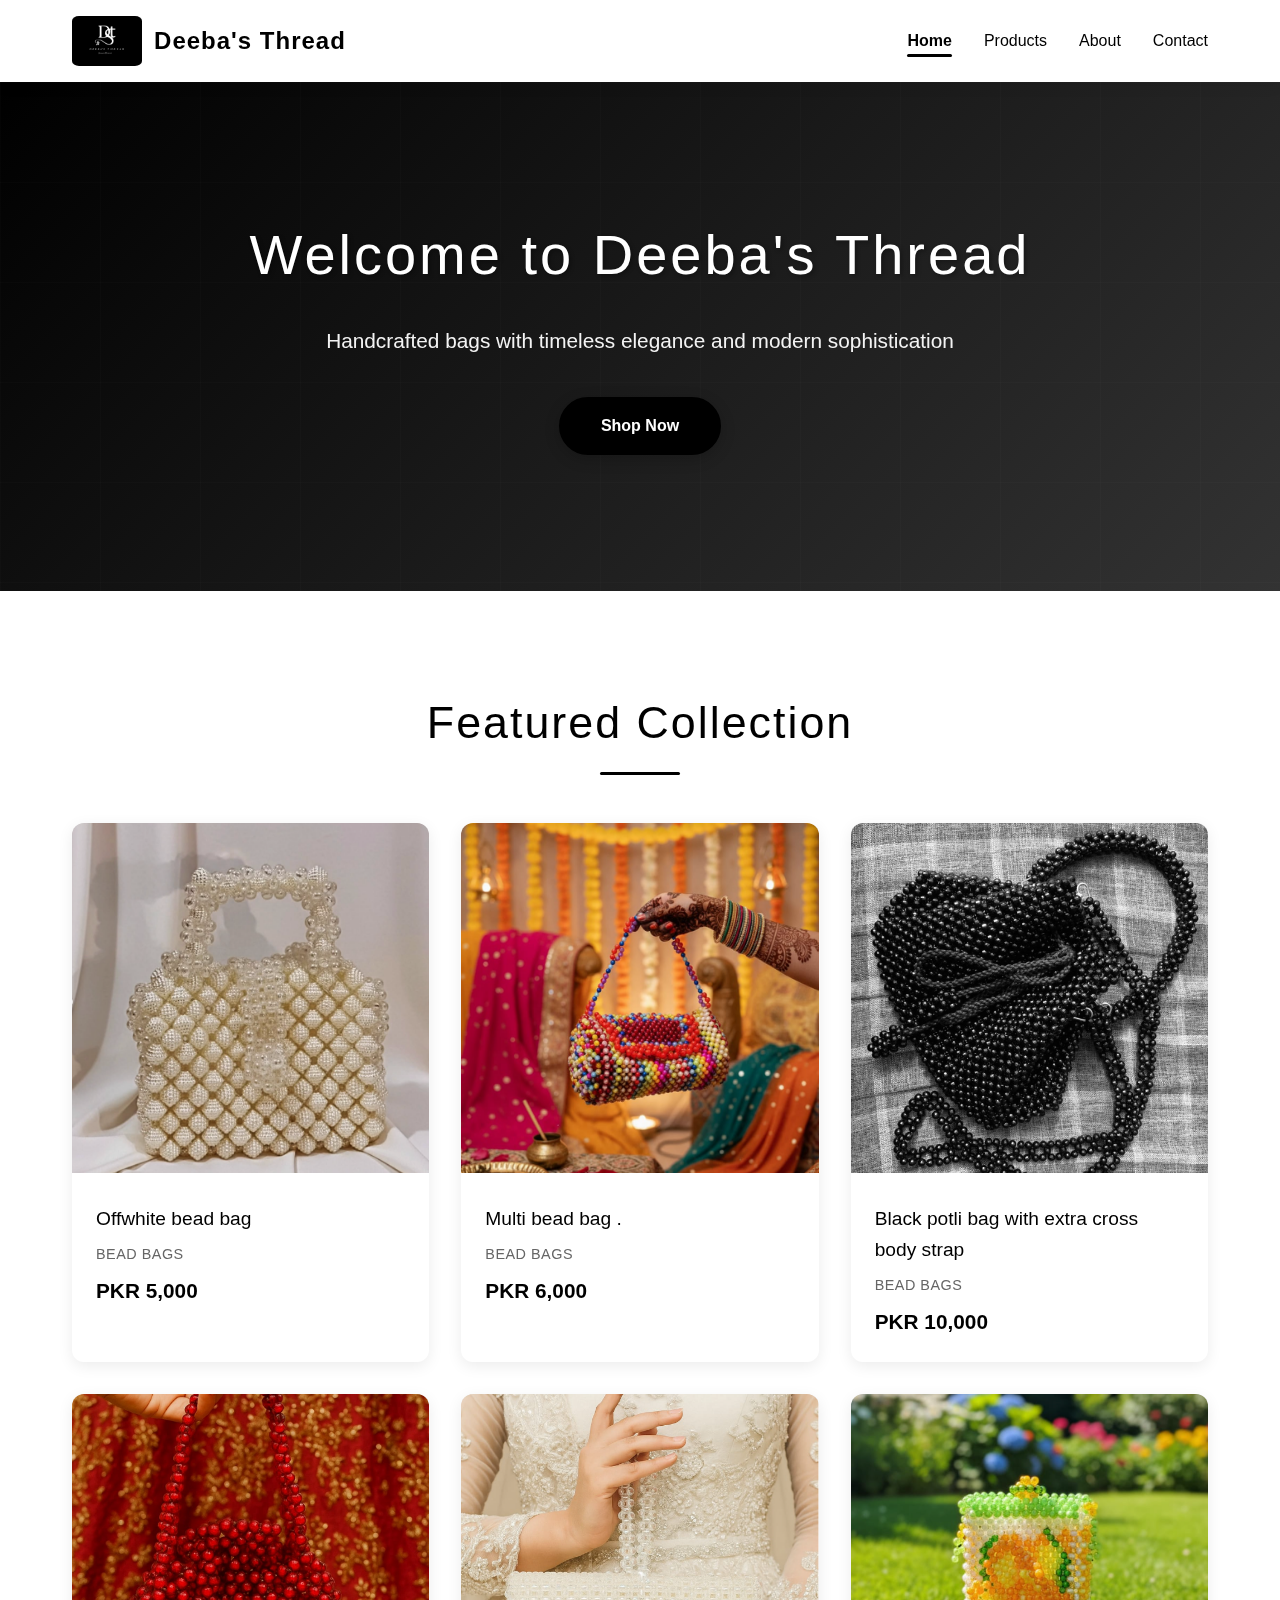
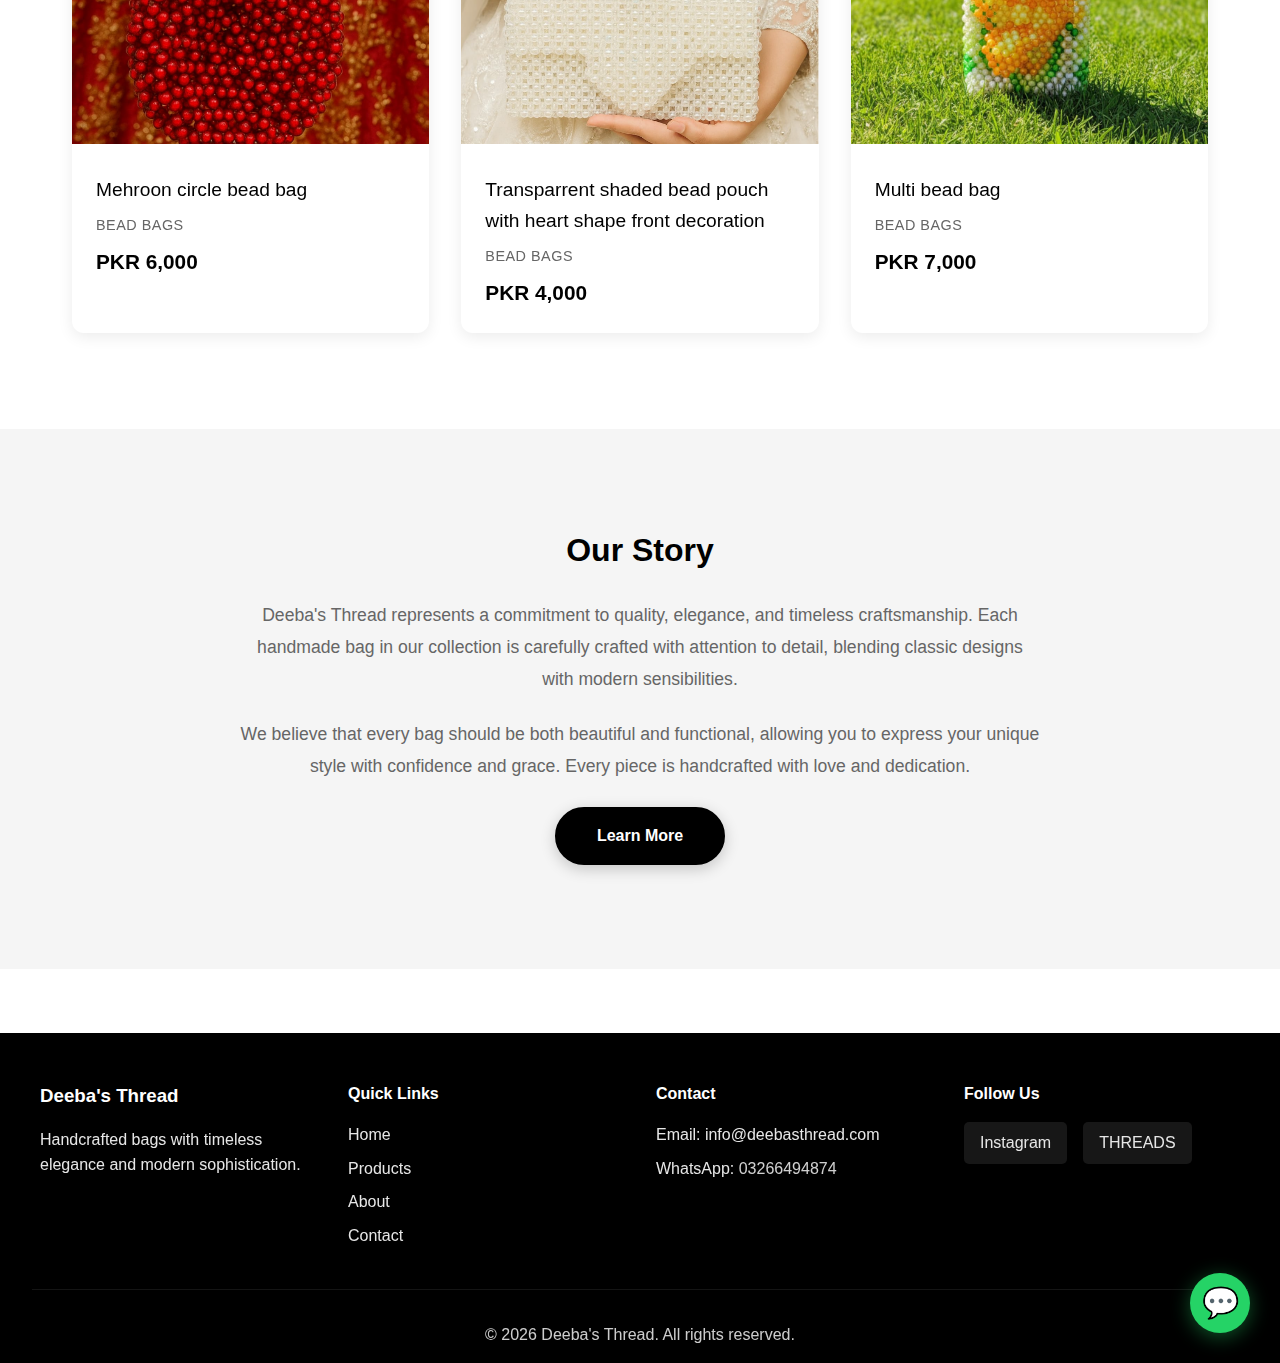
<file: index.html>
<!DOCTYPE html>
<html lang="en">

<head>
    <meta charset="UTF-8">
    <meta name="viewport" content="width=device-width, initial-scale=1.0">
    <title>Deeba's Thread - Elegant Fashion for Every Occasion</title>
    <link rel="stylesheet" href="css/style.css">
    <link rel="icon" href="/images/logo.jpeg" type="image/jpeg">

</head>

<body>
    <div id="nav-placeholder"></div>

    <main>
        <section class="hero">
            <h1>Welcome to Deeba's Thread</h1>
            <p>Handcrafted bags with timeless elegance and modern sophistication</p>
            <a href="products.html" class="btn">Shop Now</a>
        </section>

        <section class="section">
            <div class="container">
                <h2 class="section-title">Featured Collection</h2>
                <div class="products-grid" id="featured-products">
                    <!-- Products will be dynamically loaded here -->
                </div>
            </div>
        </section>

        <section class="section" style="background-color: var(--light-bg);">
            <div class="container">
                <div class="about-content">
                    <h2>Our Story</h2>
                    <p>Deeba's Thread represents a commitment to quality, elegance, and timeless craftsmanship. Each handmade bag in our collection is carefully crafted with attention to detail, blending classic designs with modern sensibilities.</p>
                    <p>We believe that every bag should be both beautiful and functional, allowing you to express your unique style with confidence and grace. Every piece is handcrafted with love and dedication.</p>
                    <a href="about.html" class="btn">Learn More</a>
                </div>
            </div>
        </section>
    </main>

    <div id="footer-placeholder"></div>

    <script src="js/products.js?v=2"></script>
    <script src="js/main.js?v=2"></script>
    <script>
        // Display featured products on home page
        document.addEventListener('DOMContentLoaded', function () {
            const featuredContainer = document.getElementById('featured-products');
            if (featuredContainer) {
                // Show first 6 products as featured
                const featuredProducts = products.slice(0, 6);
                featuredProducts.forEach(product => {
                    const productCard = document.createElement('a');
                    productCard.href = `product.html?id=${product.id}`;
                    productCard.className = 'product-card';
                    productCard.innerHTML = `
                        <img src="${product.image}" alt="${product.name}" class="product-image">
                        <div class="product-info">
                            <h3 class="product-name">${product.name}</h3>
                            <p class="product-category">${product.category}</p>
                            <p class="product-price">${formatPrice(product.price)}</p>
                        </div>
                    `;
                    featuredContainer.appendChild(productCard);
                });
            }
        });
    </script>
</body>

</html>
</file>
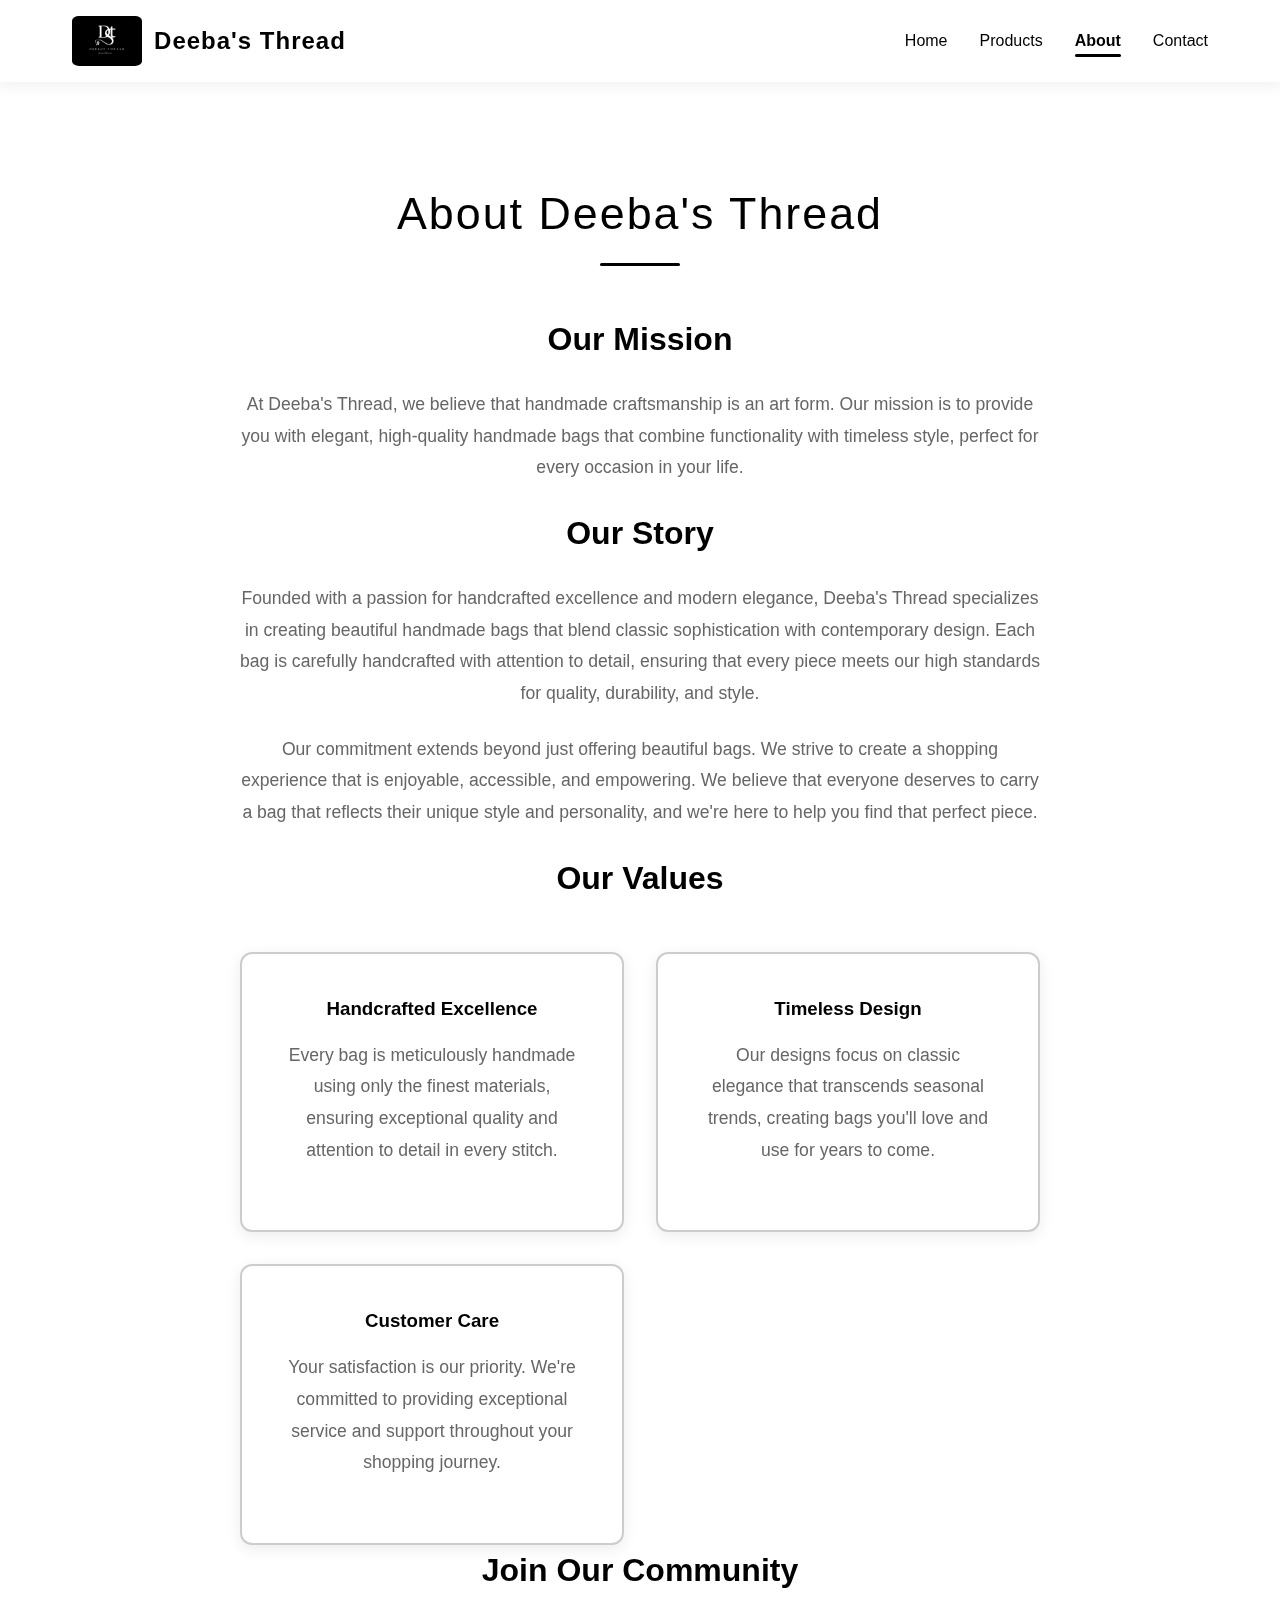
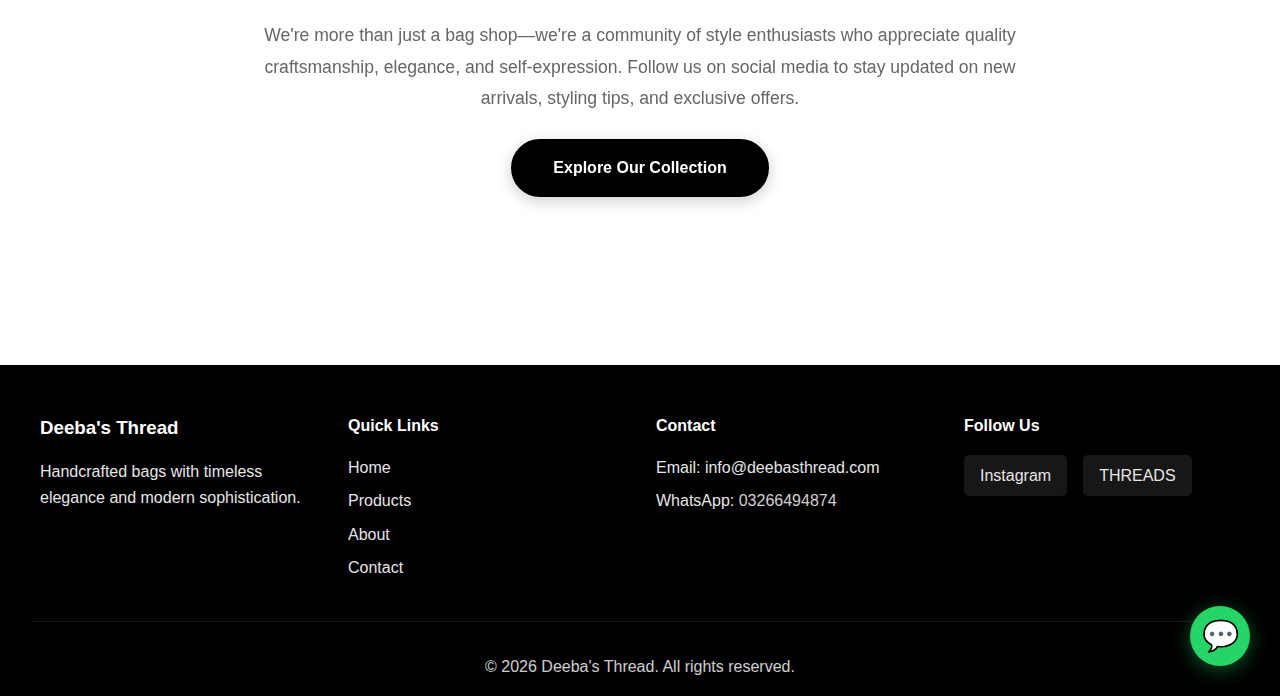
<file: about.html>
<!DOCTYPE html>
<html lang="en">
<head>
    <meta charset="UTF-8">
    <meta name="viewport" content="width=device-width, initial-scale=1.0">
    <title>About Us - Deeba's Thread</title>
    <link rel="stylesheet" href="css/style.css">
</head>
<body>
    <div id="nav-placeholder"></div>
    
    <main>
        <section class="section">
            <div class="container">
                <div class="about-content">
                    <h1 class="section-title">About Deeba's Thread</h1>
                    
                    <h2>Our Mission</h2>
                    <p>At Deeba's Thread, we believe that handmade craftsmanship is an art form. Our mission is to provide you with elegant, high-quality handmade bags that combine functionality with timeless style, perfect for every occasion in your life.</p>
                    
                    <h2>Our Story</h2>
                    <p>Founded with a passion for handcrafted excellence and modern elegance, Deeba's Thread specializes in creating beautiful handmade bags that blend classic sophistication with contemporary design. Each bag is carefully handcrafted with attention to detail, ensuring that every piece meets our high standards for quality, durability, and style.</p>
                    
                    <p>Our commitment extends beyond just offering beautiful bags. We strive to create a shopping experience that is enjoyable, accessible, and empowering. We believe that everyone deserves to carry a bag that reflects their unique style and personality, and we're here to help you find that perfect piece.</p>
                    
                    <h2>Our Values</h2>
                    <div class="about-values">
                        <div class="value-card">
                            <h3>Handcrafted Excellence</h3>
                            <p>Every bag is meticulously handmade using only the finest materials, ensuring exceptional quality and attention to detail in every stitch.</p>
                        </div>
                        <div class="value-card">
                            <h3>Timeless Design</h3>
                            <p>Our designs focus on classic elegance that transcends seasonal trends, creating bags you'll love and use for years to come.</p>
                        </div>
                        <div class="value-card">
                            <h3>Customer Care</h3>
                            <p>Your satisfaction is our priority. We're committed to providing exceptional service and support throughout your shopping journey.</p>
                        </div>
                    </div>
                    
                    <h2>Join Our Community</h2>
                    <p>We're more than just a bag shop—we're a community of style enthusiasts who appreciate quality craftsmanship, elegance, and self-expression. Follow us on social media to stay updated on new arrivals, styling tips, and exclusive offers.</p>
                    
                    <a href="products.html" class="btn">Explore Our Collection</a>
                </div>
            </div>
        </section>
    </main>

    <div id="footer-placeholder"></div>

    <script src="js/main.js?v=2"></script>
</body>
</html>
</file>
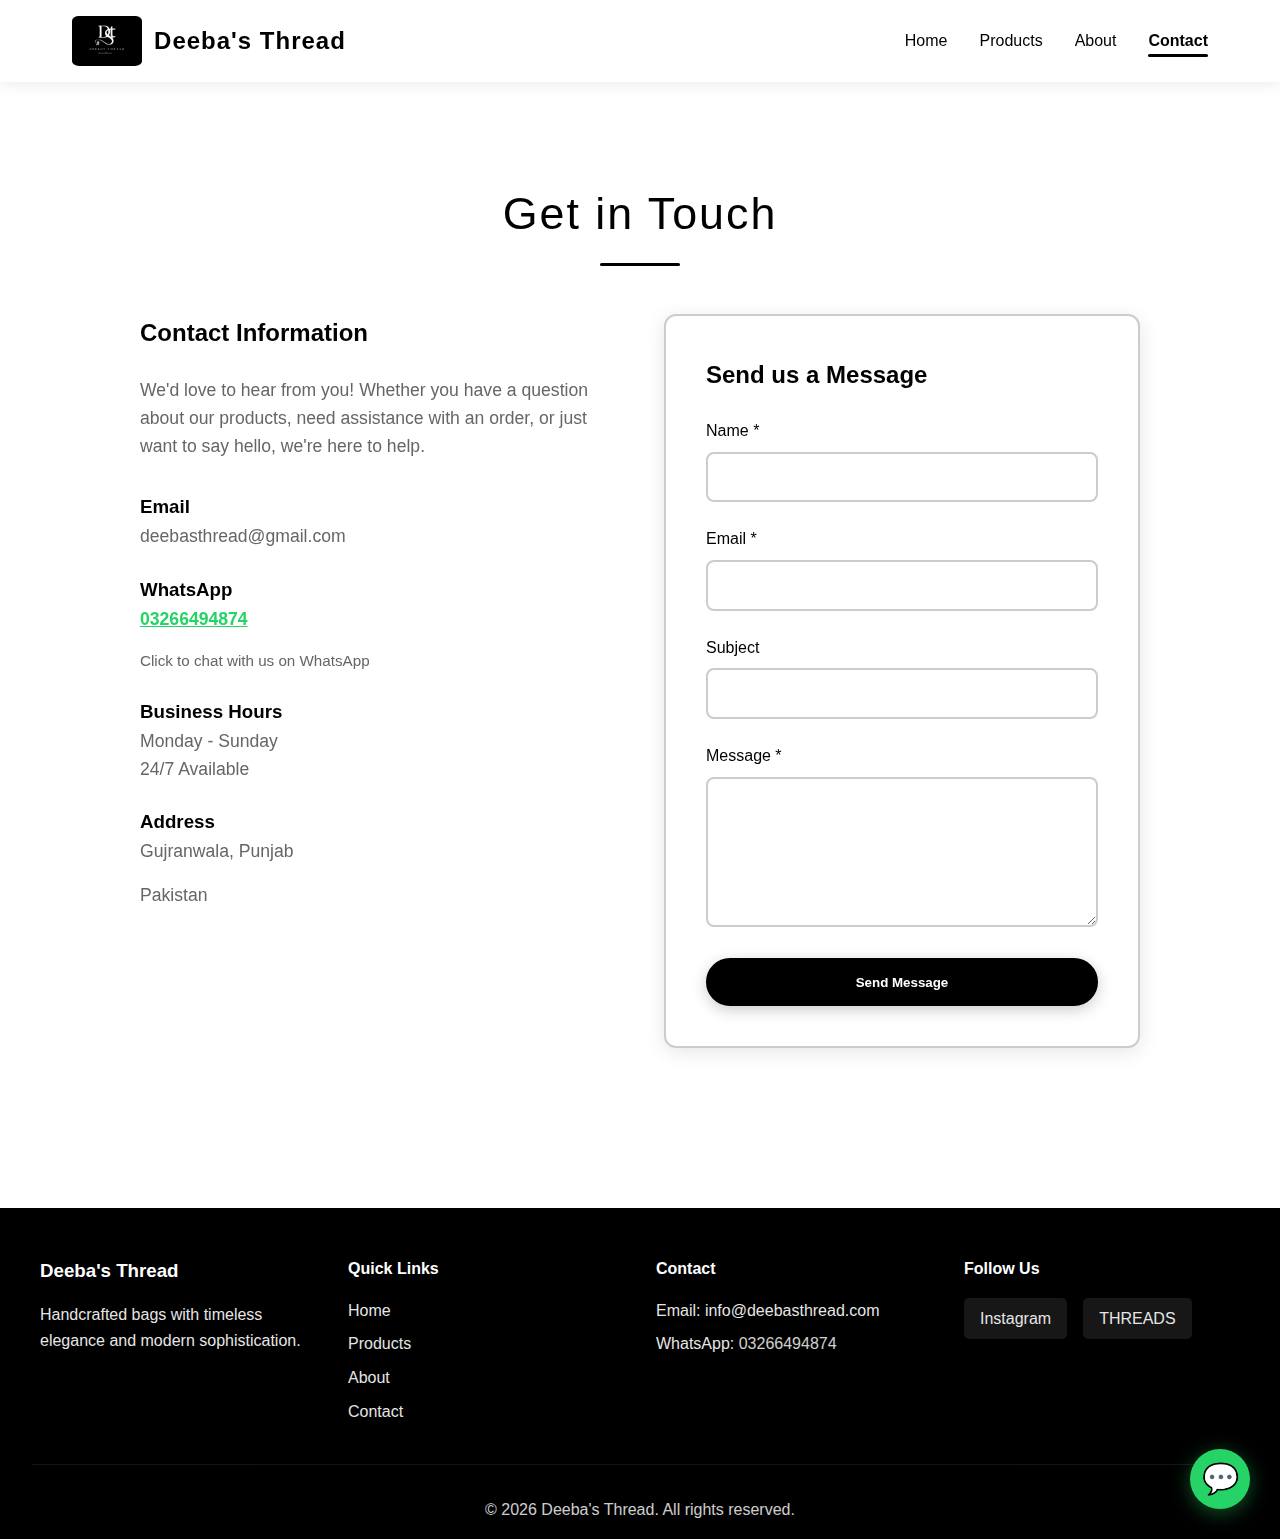
<file: contact.html>
<!DOCTYPE html>
<html lang="en">
<head>
    <meta charset="UTF-8">
    <meta name="viewport" content="width=device-width, initial-scale=1.0">
    <title>Contact Us - Deeba's Thread</title>
    <link rel="stylesheet" href="css/style.css">
    <link rel="icon" href="/images/logo.jpeg" type="image/jpeg">

</head>
<body>
    <div id="nav-placeholder"></div>
    
    <main>
        <section class="section">
            <div class="container">
                <h1 class="section-title">Get in Touch</h1>
                
                <div class="contact-container">
                    <div class="contact-info">
                        <h2>Contact Information</h2>
                        <p>We'd love to hear from you! Whether you have a question about our products, need assistance with an order, or just want to say hello, we're here to help.</p>
                        
                        <h3 style="margin-top: 2rem; color: var(--primary-color);">Email</h3>
                        <p>deebasthread@gmail.com</p>
                        
                        <h3 style="margin-top: 1.5rem; color: var(--primary-color);">WhatsApp</h3>
                        <p><a href="https://wa.me/923266494874" target="_blank" style="color: var(--whatsapp-color); font-weight: 600;">03266494874</a></p>
                        <p style="font-size: 0.95rem; color: var(--light-text);">Click to chat with us on WhatsApp</p>
                        
                        <h3 style="margin-top: 1.5rem; color: var(--primary-color);">Business Hours</h3>
                        <p>Monday - Sunday <br>
                        24/7 Available <br>
                       </p>
                        
                        <h3 style="margin-top: 1.5rem; color: var(--primary-color);">Address</h3>
                        <p>Gujranwala, Punjab<br>
                            <p>
                                Pakistan
                            </p>
                       
                    </div>
                    
                    <div class="contact-form">
                        <h2 style="margin-bottom: 1.5rem; color: var(--primary-color);">Send us a Message</h2>
                        <form id="contact-form">
                            <div class="form-group">
                                <label for="name">Name *</label>
                                <input type="text" id="name" name="name" required>
                            </div>
                            
                            <div class="form-group">
                                <label for="email">Email *</label>
                                <input type="email" id="email" name="email" required>
                            </div>
                            
                            <div class="form-group">
                                <label for="subject">Subject</label>
                                <input type="text" id="subject" name="subject">
                            </div>
                            
                            <div class="form-group">
                                <label for="message">Message *</label>
                                <textarea id="message" name="message" required></textarea>
                            </div>
                            
                            <button type="submit" class="btn" style="width: 100%;">Send Message</button>
                        </form>
                    </div>
                </div>
            </div>
        </section>
    </main>

    <div id="footer-placeholder"></div>

    <script src="js/main.js?v=2"></script>
    <script>
        // Handle contact form submission
        document.addEventListener('DOMContentLoaded', function() {
            const contactForm = document.getElementById('contact-form');
            if (contactForm) {
                contactForm.addEventListener('submit', function(e) {
                    e.preventDefault();
                    alert('Thank you for your message! We will get back to you soon.');
                    contactForm.reset();
                });
            }
        });
    </script>
</body>
</html>
</file>
<file: css/style.css>
/* Deeba's Thread - Main Stylesheet */

/* Reset and Base Styles */
* {
    margin: 0;
    padding: 0;
    box-sizing: border-box;
}

:root {
    --primary-color: #000000;
    --secondary-color: #e8e8e8;
    --accent-color: #000000;
    --whatsapp-color: #25D366;
    --whatsapp-hover: #20BA5A;
    --text-color: #000000;
    --light-text: #666666;
    --white: #ffffff;
    --light-bg: #f5f5f5;
    --border-color: #cccccc;
    --hover-color: #333333;
    --gray-light: #e0e0e0;
    --gray-medium: #999999;
    --gray-dark: #333333;
    --transition: all 0.3s ease;
    --transition-slow: all 0.5s ease;
}

html {
    scroll-behavior: smooth;
}

body {
    font-family: 'Segoe UI', Tahoma, Geneva, Verdana, sans-serif;
    line-height: 1.6;
    color: var(--text-color);
    background-color: var(--white);
    animation: fadeIn 0.5s ease-in;
    filter: grayscale(0%);
}

@keyframes fadeIn {
    from {
        opacity: 0;
    }
    to {
        opacity: 1;
    }
}

/* Navigation */
.navbar {
    background-color: var(--white);
    box-shadow: 0 2px 15px rgba(0, 0, 0, 0.08);
    position: sticky;
    top: 0;
    z-index: 1000;
    backdrop-filter: blur(10px);
    background-color: rgba(255, 255, 255, 0.95);
}

.nav-container {
    max-width: 1200px;
    margin: 0 auto;
    padding: 1rem 2rem;
    display: flex;
    justify-content: space-between;
    align-items: center;
}

.logo {
    display: flex;
    align-items: center;
    text-decoration: none;
    transition: var(--transition);
    gap: 0.75rem;
}

.logo:hover {
    transform: scale(1.05);
}

.logo-image {
    height: 50px;
    width: auto;
    object-fit: contain;
    transition: var(--transition);
    border-radius: 10%;
    filter: grayscale(100%);
}

.logo-text {
    font-size: 1.5rem;
    font-weight: 700;
    color: var(--primary-color);
    letter-spacing: 1px;
    transition: var(--transition);
}

.logo:hover .logo-image {
    transform: scale(1.05);
}

.logo:hover .logo-text {
    color: var(--gray-dark);
}

.nav-menu {
    display: flex;
    list-style: none;
    gap: 2rem;
}

.nav-menu a {
    color: var(--text-color);
    text-decoration: none;
    font-weight: 500;
    transition: var(--transition);
    position: relative;
    padding: 0.5rem 0;
}

.nav-menu a:hover,
.nav-menu a.active {
    color: var(--primary-color);
    transform: translateY(-2px);
    font-weight: 600;
}

.nav-menu a.active::after {
    content: '';
    position: absolute;
    bottom: 0;
    left: 0;
    width: 100%;
    height: 3px;
    background: var(--primary-color);
    border-radius: 2px;
    animation: slideIn 0.3s ease;
}

@keyframes slideIn {
    from {
        width: 0;
    }
    to {
        width: 100%;
    }
}

/* Mobile Menu Toggle */
.mobile-menu-toggle {
    display: none;
    flex-direction: column;
    background: none;
    border: none;
    cursor: pointer;
    padding: 0.5rem;
    gap: 4px;
}

.mobile-menu-toggle span {
    width: 25px;
    height: 3px;
    background-color: var(--primary-color);
    transition: var(--transition);
}

.mobile-menu-toggle.active span:nth-child(1) {
    transform: rotate(45deg) translate(8px, 8px);
}

.mobile-menu-toggle.active span:nth-child(2) {
    opacity: 0;
}

.mobile-menu-toggle.active span:nth-child(3) {
    transform: rotate(-45deg) translate(7px, -7px);
}

/* Main Content */
main {
    min-height: calc(100vh - 200px);
}

.container {
    max-width: 1200px;
    margin: 0 auto;
    padding: 2rem;
}

/* Hero Section */
.hero {
    background: linear-gradient(135deg, #000000 0%, #1a1a1a 50%, #333333 100%);
    color: var(--white);
    padding: 8rem 2rem;
    text-align: center;
    position: relative;
    overflow: hidden;
}

.hero::before {
    content: '';
    position: absolute;
    top: 0;
    left: 0;
    right: 0;
    bottom: 0;
    background: url('data:image/svg+xml,<svg width="100" height="100" xmlns="http://www.w3.org/2000/svg"><defs><pattern id="grid" width="100" height="100" patternUnits="userSpaceOnUse"><path d="M 100 0 L 0 0 0 100" fill="none" stroke="rgba(255,255,255,0.05)" stroke-width="1"/></pattern></defs><rect width="100" height="100" fill="url(%23grid)"/></svg>');
    opacity: 0.5;
}

.hero > * {
    position: relative;
    z-index: 1;
}

.hero h1 {
    font-size: 3.5rem;
    margin-bottom: 1.5rem;
    font-weight: 300;
    letter-spacing: 3px;
    animation: slideUp 0.8s ease;
    text-shadow: 2px 2px 4px rgba(0, 0, 0, 0.3);
}

.hero p {
    font-size: 1.3rem;
    margin-bottom: 2.5rem;
    opacity: 0.95;
    animation: slideUp 1s ease;
    font-weight: 300;
}

@keyframes slideUp {
    from {
        opacity: 0;
        transform: translateY(30px);
    }
    to {
        opacity: 1;
        transform: translateY(0);
    }
}

.btn {
    display: inline-block;
    padding: 0.9rem 2.5rem;
    background: var(--primary-color);
    color: var(--white);
    text-decoration: none;
    border-radius: 50px;
    transition: var(--transition);
    font-weight: 600;
    border: 2px solid var(--primary-color);
    cursor: pointer;
    box-shadow: 0 4px 15px rgba(0, 0, 0, 0.2);
    position: relative;
    overflow: hidden;
}

.btn::before {
    content: '';
    position: absolute;
    top: 0;
    left: -100%;
    width: 100%;
    height: 100%;
    background: linear-gradient(90deg, transparent, rgba(255, 255, 255, 0.2), transparent);
    transition: left 0.5s;
}

.btn:hover::before {
    left: 100%;
}

.btn:hover {
    background: var(--gray-dark);
    border-color: var(--gray-dark);
    transform: translateY(-3px);
    box-shadow: 0 6px 20px rgba(0, 0, 0, 0.3);
}

.btn:active {
    transform: translateY(-1px);
}

.btn-whatsapp {
    background: linear-gradient(135deg, var(--whatsapp-color), #2FE07A) !important;
    box-shadow: 0 4px 15px rgba(37, 211, 102, 0.3) !important;
}

.btn-whatsapp:hover {
    background: linear-gradient(135deg, var(--whatsapp-hover), var(--whatsapp-color)) !important;
    box-shadow: 0 6px 20px rgba(37, 211, 102, 0.4) !important;
}

.btn:disabled {
    opacity: 0.6;
    cursor: not-allowed;
    transform: none !important;
}

.btn-secondary {
    background-color: transparent;
    border: 2px solid var(--white);
}

.btn-secondary:hover {
    background-color: var(--white);
    color: var(--primary-color);
    border-color: var(--white);
}

/* Section Styles */
.section {
    padding: 4rem 2rem;
}

.section-title {
    text-align: center;
    font-size: 2.8rem;
    margin-bottom: 3rem;
    color: var(--primary-color);
    font-weight: 300;
    letter-spacing: 2px;
    position: relative;
    padding-bottom: 1rem;
}

.section-title::after {
    content: '';
    position: absolute;
    bottom: 0;
    left: 50%;
    transform: translateX(-50%);
    width: 80px;
    height: 3px;
    background: var(--primary-color);
    border-radius: 2px;
}

/* Products Grid */
.products-grid {
    display: grid;
    grid-template-columns: repeat(auto-fill, minmax(280px, 1fr));
    gap: 2rem;
    margin-top: 2rem;
}

.product-card {
    background-color: var(--white);
    border-radius: 12px;
    overflow: hidden;
    box-shadow: 0 4px 15px rgba(0, 0, 0, 0.08);
    transition: var(--transition-slow);
    text-decoration: none;
    color: inherit;
    display: block;
    position: relative;
}

.product-card::before {
    content: '';
    position: absolute;
    top: 0;
    left: 0;
    right: 0;
    bottom: 0;
    background: linear-gradient(135deg, rgba(0, 0, 0, 0.03), transparent);
    opacity: 0;
    transition: var(--transition);
    z-index: 0;
}

.product-card:hover::before {
    opacity: 1;
}

.product-card:hover {
    transform: translateY(-8px) scale(1.02);
    box-shadow: 0 8px 30px rgba(0, 0, 0, 0.15);
}

.product-card > * {
    position: relative;
    z-index: 1;
}

.product-image {
    width: 100%;
    height: 350px;
    object-fit: cover;
    background-color: var(--secondary-color);
    transition: var(--transition-slow);
}

.product-card:hover .product-image {
    transform: scale(1.05);
}

.product-info {
    padding: 1.5rem;
}

.product-name {
    font-size: 1.2rem;
    margin-bottom: 0.5rem;
    color: var(--primary-color);
    font-weight: 500;
}

.product-category {
    color: var(--light-text);
    font-size: 0.9rem;
    margin-bottom: 0.5rem;
    text-transform: uppercase;
    letter-spacing: 0.5px;
}

.product-price {
    font-size: 1.3rem;
    font-weight: bold;
    color: var(--primary-color);
}

/* Product Detail Page */
.product-detail {
    display: grid;
    grid-template-columns: 1fr 1fr;
    gap: 3rem;
    margin-top: 2rem;
}

.product-detail-image {
    width: 100%;
    height: 600px;
    object-fit: cover;
    border-radius: 12px;
    background-color: var(--secondary-color);
    box-shadow: 0 8px 25px rgba(0, 0, 0, 0.1);
    transition: var(--transition);
}

.product-detail-image:hover {
    transform: scale(1.02);
    box-shadow: 0 12px 35px rgba(0, 0, 0, 0.15);
}

.product-detail-info h1 {
    font-size: 2.5rem;
    margin-bottom: 1rem;
    color: var(--primary-color);
}

.product-detail-price {
    font-size: 2rem;
    color: var(--primary-color);
    margin-bottom: 1.5rem;
    font-weight: bold;
}

.product-detail-description {
    font-size: 1.1rem;
    line-height: 1.8;
    color: var(--light-text);
    margin-bottom: 2rem;
}

.product-options {
    margin-bottom: 2rem;
}

.product-options h3 {
    margin-bottom: 1rem;
    color: var(--primary-color);
}

.size-options,
.color-options {
    display: flex;
    gap: 0.5rem;
    margin-bottom: 1rem;
    flex-wrap: wrap;
}

.size-option,
.color-option {
    padding: 0.6rem 1.2rem;
    border: 2px solid var(--border-color);
    background-color: var(--white);
    cursor: pointer;
    transition: var(--transition);
    border-radius: 8px;
    font-weight: 500;
    position: relative;
    overflow: hidden;
}

.size-option::before,
.color-option::before {
    content: '';
    position: absolute;
    top: 50%;
    left: 50%;
    width: 0;
    height: 0;
    border-radius: 50%;
    background: rgba(0, 0, 0, 0.05);
    transform: translate(-50%, -50%);
    transition: width 0.3s, height 0.3s;
}

.size-option:hover::before,
.color-option:hover::before {
    width: 100px;
    height: 100px;
}

.size-option:hover,
.color-option:hover {
    border-color: var(--primary-color);
    transform: translateY(-2px);
    box-shadow: 0 4px 10px rgba(0, 0, 0, 0.15);
}

.size-option.selected,
.color-option.selected {
    background: var(--primary-color);
    color: var(--white);
    border-color: var(--primary-color);
    box-shadow: 0 4px 15px rgba(0, 0, 0, 0.2);
    transform: translateY(-2px);
}

.stock-status {
    margin-bottom: 1.5rem;
    font-weight: 500;
}

.stock-status.in-stock {
    color: #27ae60;
}

.stock-status.out-of-stock {
    color: #e74c3c;
}

/* Customization Info */
.customization-info {
    margin-bottom: 2rem;
    padding: 1.5rem;
    background-color: var(--light-bg);
    border-radius: 8px;
    border: 2px solid var(--border-color);
}

.customization-info h3 {
    color: var(--primary-color);
    margin-bottom: 1rem;
    font-size: 1.3rem;
}

.customization-info p {
    color: var(--light-text);
    line-height: 1.8;
    margin-bottom: 1rem;
}

.customization-features {
    list-style: none;
    padding: 0;
    margin: 1rem 0;
}

.customization-features li {
    padding: 0.5rem 0;
    color: var(--text-color);
    font-weight: 500;
}

.customization-note {
    font-style: italic;
    color: var(--gray-dark);
    margin-top: 1rem;
    padding-top: 1rem;
    border-top: 1px solid var(--border-color);
}

/* Related Products Section */
.related-products-section {
    margin-top: 5rem;
    padding-top: 3rem;
    border-top: 2px solid var(--border-color);
}

.related-products-section .section-title {
    font-size: 2rem;
    margin-bottom: 2rem;
}

/* About Page */
.about-content {
    max-width: 800px;
    margin: 0 auto;
    text-align: center;
}

.about-content h2 {
    font-size: 2rem;
    margin-bottom: 1.5rem;
    color: var(--primary-color);
}

.about-content p {
    font-size: 1.1rem;
    line-height: 1.8;
    color: var(--light-text);
    margin-bottom: 1.5rem;
}

.about-values {
    display: grid;
    grid-template-columns: repeat(auto-fit, minmax(250px, 1fr));
    gap: 2rem;
    margin-top: 3rem;
}

.value-card {
    padding: 2.5rem;
    background: var(--white);
    border-radius: 12px;
    box-shadow: 0 4px 15px rgba(0, 0, 0, 0.08);
    transition: var(--transition);
    border: 2px solid var(--border-color);
}

.value-card:hover {
    transform: translateY(-5px);
    box-shadow: 0 8px 25px rgba(0, 0, 0, 0.1);
}

.value-card h3 {
    color: var(--primary-color);
    margin-bottom: 1rem;
}

/* Contact Page */
.contact-container {
    display: grid;
    grid-template-columns: 1fr 1fr;
    gap: 3rem;
    max-width: 1000px;
    margin: 0 auto;
}

.contact-info h2 {
    color: var(--primary-color);
    margin-bottom: 1.5rem;
}

.contact-info p {
    margin-bottom: 1rem;
    color: var(--light-text);
    font-size: 1.1rem;
}

.contact-form {
    background: var(--white);
    padding: 2.5rem;
    border-radius: 12px;
    box-shadow: 0 4px 20px rgba(0, 0, 0, 0.1);
    border: 2px solid var(--border-color);
}

.form-group {
    margin-bottom: 1.5rem;
}

.form-group label {
    display: block;
    margin-bottom: 0.5rem;
    color: var(--primary-color);
    font-weight: 500;
}

.form-group input,
.form-group textarea {
    width: 100%;
    padding: 0.9rem 1rem;
    border: 2px solid var(--border-color);
    border-radius: 8px;
    font-family: inherit;
    font-size: 1rem;
    transition: var(--transition);
    background-color: var(--white);
}

.form-group input:focus,
.form-group textarea:focus {
    outline: none;
    border-color: var(--primary-color);
    box-shadow: 0 0 0 3px rgba(0, 0, 0, 0.1);
    transform: translateY(-2px);
}

.form-group textarea {
    resize: vertical;
    min-height: 150px;
}

/* Footer */
.footer {
    background-color: #000000;
    color: var(--white);
    padding: 3rem 2rem 1rem;
    margin-top: 4rem;
    position: relative;
    z-index: 1;
}

.footer-container {
    max-width: 1200px;
    margin: 0 auto;
    display: grid;
    grid-template-columns: repeat(auto-fit, minmax(250px, 1fr));
    gap: 2rem;
    margin-bottom: 2rem;
}

.footer-section h3,
.footer-section h4 {
    margin-bottom: 1rem;
    color: var(--white);
}

.footer-section p {
    margin-bottom: 0.5rem;
    opacity: 0.9;
}

.footer-section ul {
    list-style: none;
}

.footer-section ul li {
    margin-bottom: 0.5rem;
}

.footer-section a {
    color: var(--white);
    text-decoration: none;
    opacity: 0.9;
    transition: var(--transition);
}

.footer-section a:hover {
    opacity: 1;
    color: var(--white);
    text-decoration: underline;
}

.social-links {
    display: flex;
    gap: 1rem;
}

.social-links a {
    padding: 0.5rem 1rem;
    background-color: rgba(255, 255, 255, 0.1);
    border-radius: 5px;
}

.social-links a:hover {
    background-color: var(--white);
    color: var(--primary-color);
}

.footer-bottom {
    text-align: center;
    padding-top: 2rem;
    border-top: 1px solid rgba(255, 255, 255, 0.1);
    opacity: 0.8;
}

/* Floating WhatsApp Button - Floating independently on screen */
.whatsapp-float {
    position: fixed !important;
    width: 60px !important;
    height: 60px !important;
    bottom: 30px !important;
    right: 30px !important;
    top: auto !important;
    left: auto !important;
    margin: 0 !important;
    padding: 0 !important;
    background-color: var(--whatsapp-color) !important;
    color: var(--white) !important;
    border-radius: 50px !important;
    text-align: center !important;
    font-size: 30px !important;
    box-shadow: 0 4px 20px rgba(37, 211, 102, 0.4) !important;
    z-index: 999999 !important;
    display: flex !important;
    align-items: center !important;
    justify-content: center !important;
    text-decoration: none !important;
    transition: var(--transition);
    animation: pulse 2s infinite;
    pointer-events: auto !important;
    /* Ensure it's not affected by any parent containers */
    transform: translateZ(0) !important;
    will-change: transform !important;
}

.whatsapp-float:hover {
    background-color: var(--whatsapp-hover);
    transform: scale(1.1) !important;
    box-shadow: 0 6px 25px rgba(37, 211, 102, 0.5);
}

@keyframes pulse {
    0% {
        box-shadow: 0 4px 20px rgba(37, 211, 102, 0.4);
    }
    50% {
        box-shadow: 0 4px 20px rgba(37, 211, 102, 0.4), 0 0 0 10px rgba(37, 211, 102, 0.1);
    }
    100% {
        box-shadow: 0 4px 20px rgba(37, 211, 102, 0.4);
    }
}

/* Responsive Design */
@media (max-width: 768px) {
    .logo-image {
        height: 40px;
    }

    .logo-text {
        font-size: 1.2rem;
    }

    .mobile-menu-toggle {
        display: flex;
    }

    .nav-menu {
        position: fixed;
        left: -100%;
        top: 70px;
        flex-direction: column;
        background-color: var(--white);
        width: 100%;
        text-align: center;
        transition: 0.3s;
        box-shadow: 0 10px 27px rgba(0, 0, 0, 0.05);
        padding: 2rem 0;
    }

    .nav-menu.active {
        left: 0;
    }

    .nav-menu li {
        margin: 1rem 0;
    }

    .hero h1 {
        font-size: 2rem;
    }

    .hero p {
        font-size: 1rem;
    }

    .section-title {
        font-size: 2rem;
    }

    .products-grid {
        grid-template-columns: repeat(auto-fill, minmax(200px, 1fr));
        gap: 1.5rem;
    }

    .product-detail {
        grid-template-columns: 1fr;
    }

    .product-detail-image {
        height: 400px;
    }

    .contact-container {
        grid-template-columns: 1fr;
    }

    .nav-container {
        padding: 1rem;
    }

    .container {
        padding: 1rem;
    }

    .section {
        padding: 2rem 1rem;
    }

    .whatsapp-float {
        width: 55px;
        height: 55px;
        bottom: 20px !important;
        right: 20px !important;
        font-size: 26px;
        position: fixed !important;
        z-index: 9999 !important;
    }
}

@media (max-width: 480px) {
    .hero {
        padding: 4rem 1rem;
    }

    .products-grid {
        grid-template-columns: 1fr;
    }

    .product-detail-info h1 {
        font-size: 1.8rem;
    }

    .product-detail-price {
        font-size: 1.5rem;
    }
}

/* Related Products Horizontal Scroll */
.related-products-list {
    display: flex;
    gap: 1.5rem;
    overflow-x: auto;
    padding-bottom: 1rem;
    scroll-snap-type: x mandatory;
    -webkit-overflow-scrolling: touch;
}

.related-products-list::-webkit-scrollbar {
    height: 10px;
}

.related-products-list::-webkit-scrollbar-track {
    background: var(--light-bg);
}

.related-products-list::-webkit-scrollbar-thumb {
    background: var(--border-color);
    border-radius: 10px;
}

.related-products-list .product-card {
    min-width: 240px;
    flex: 0 0 240px;
    scroll-snap-align: start;
}

.related-products-list .product-image {
    height: 260px;
}
</file>
